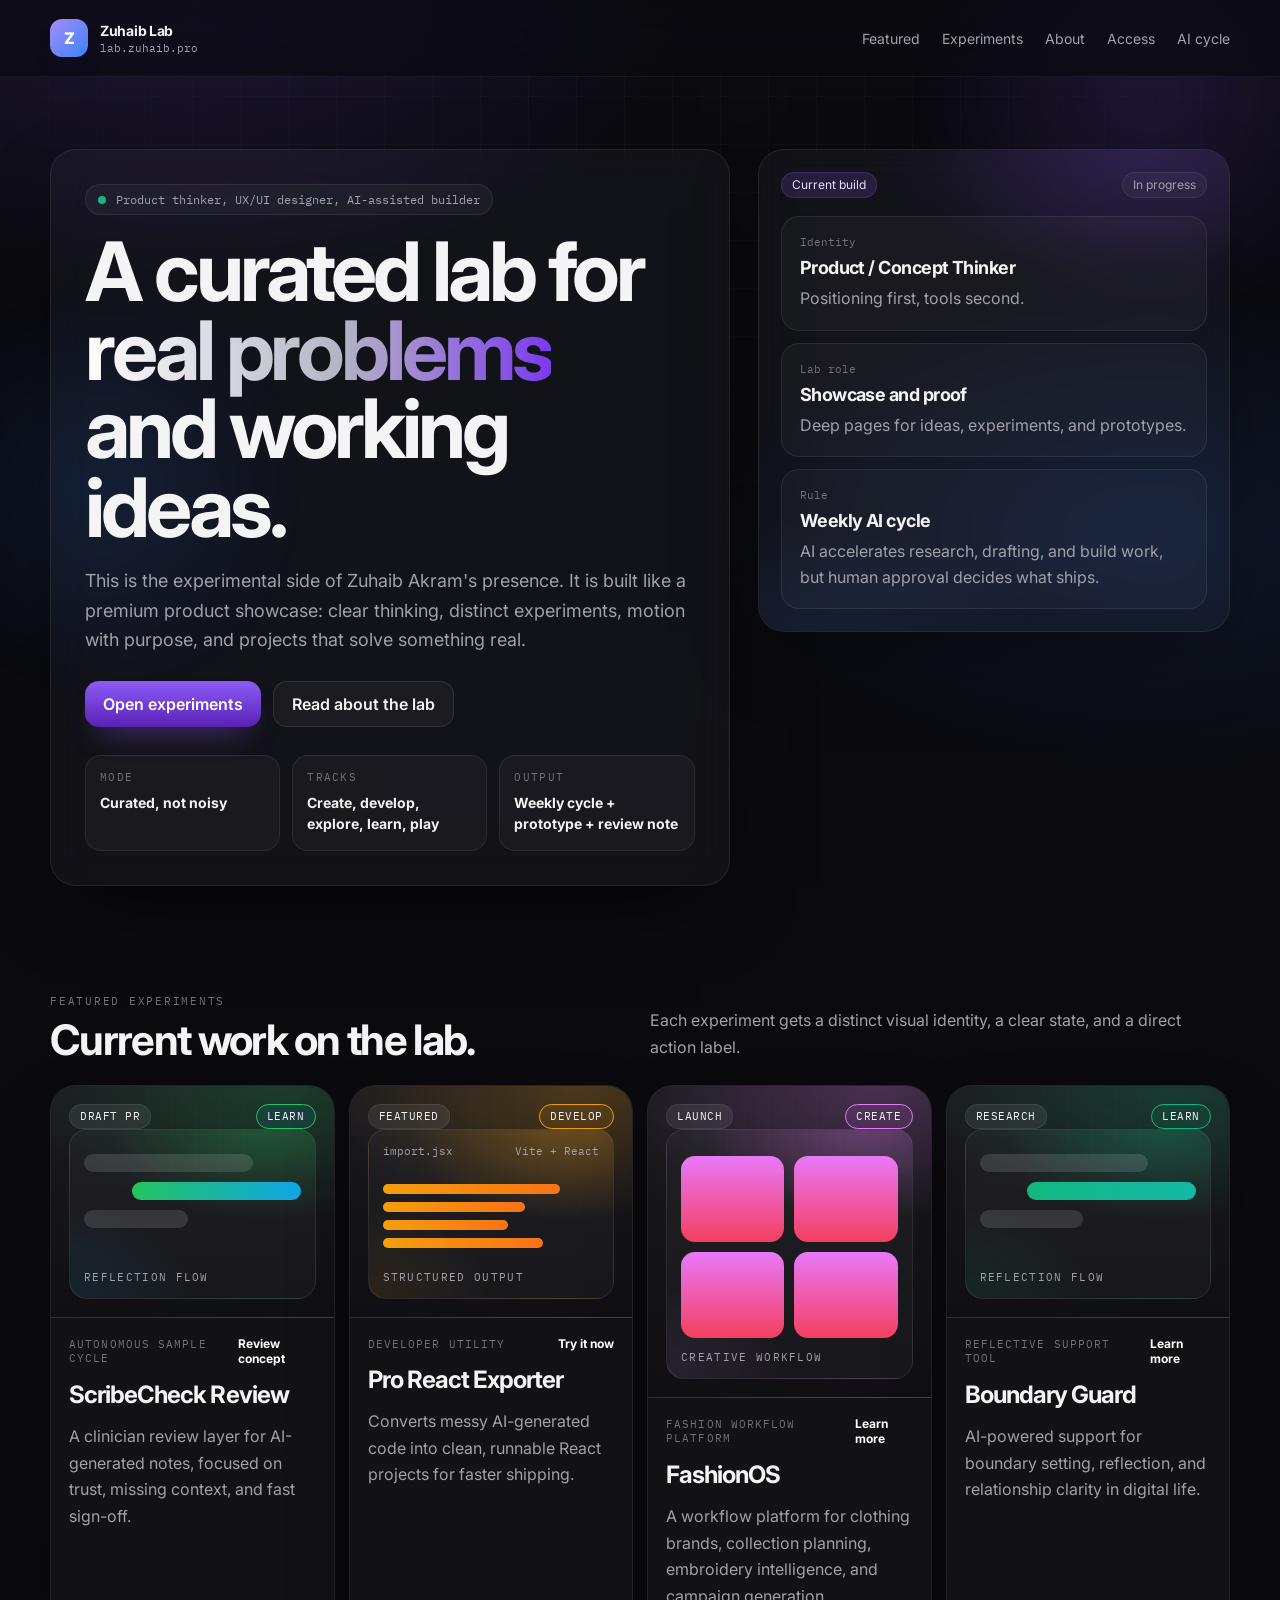
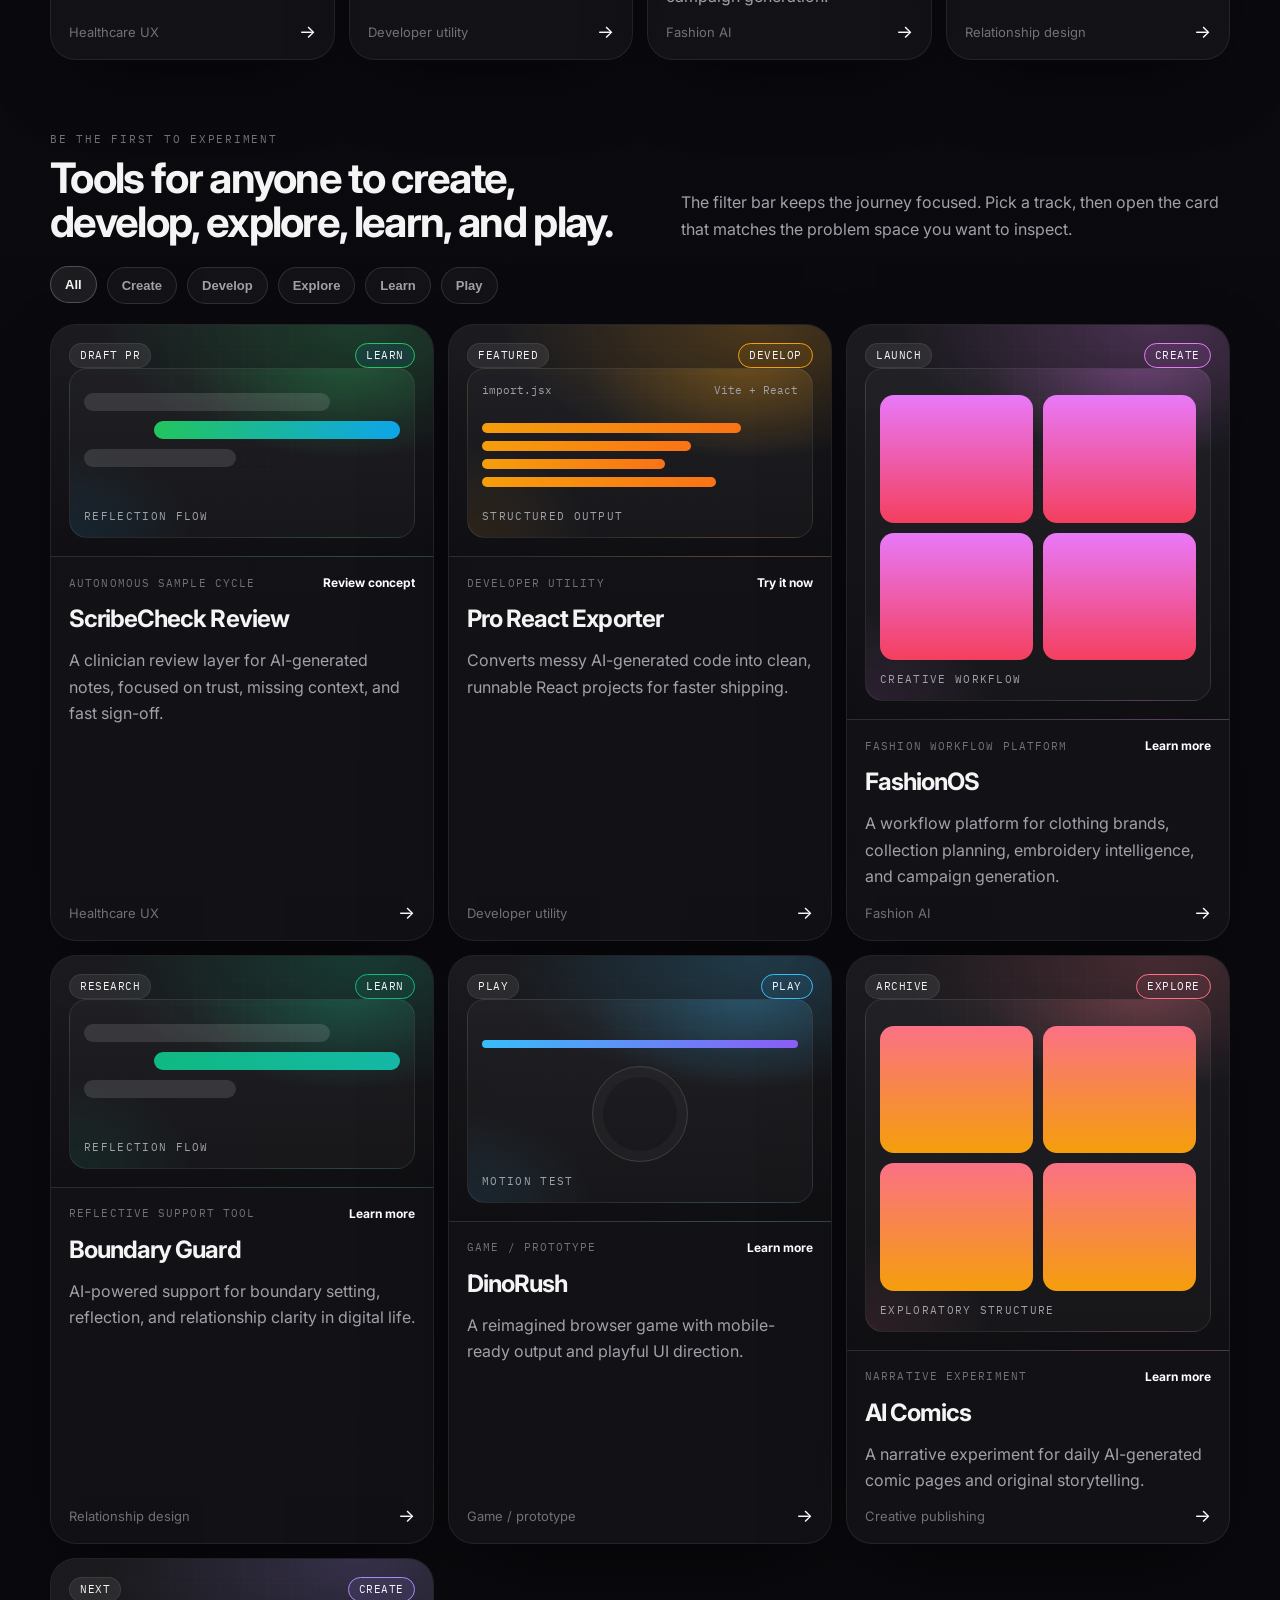
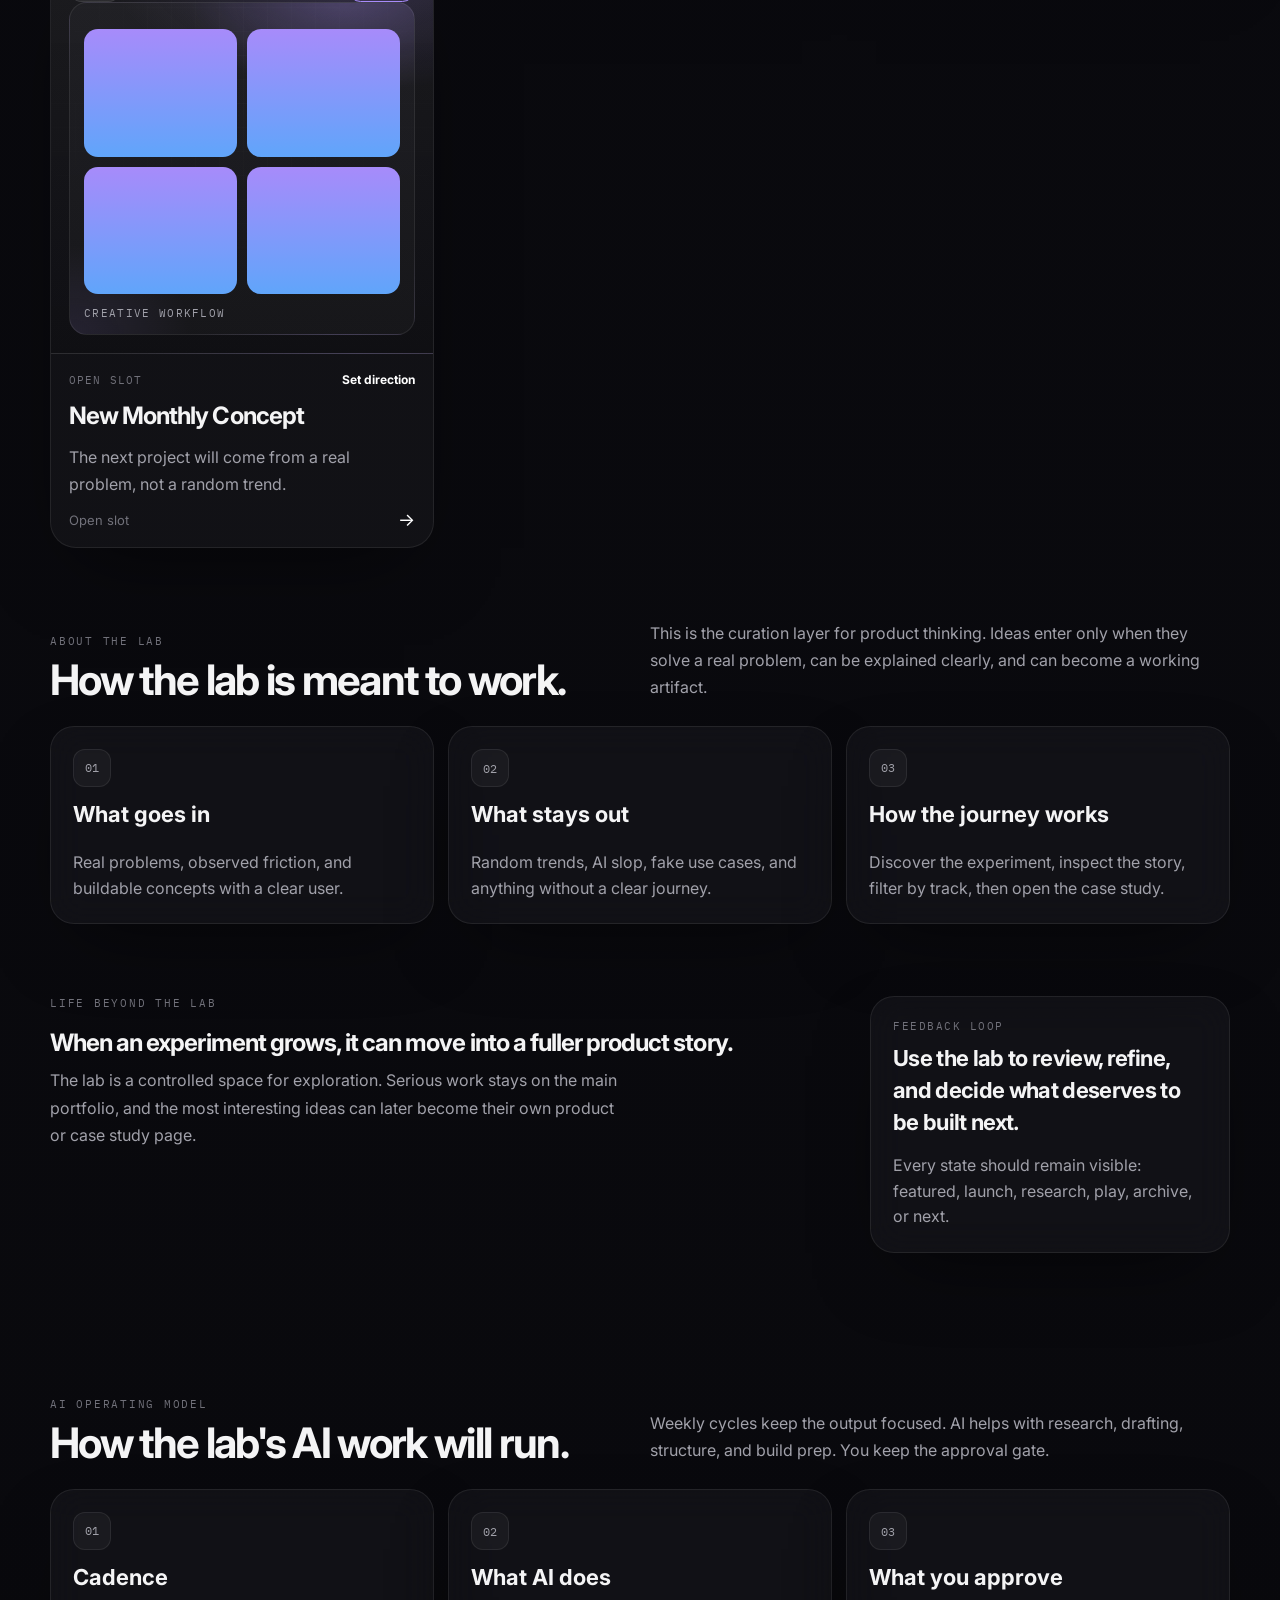
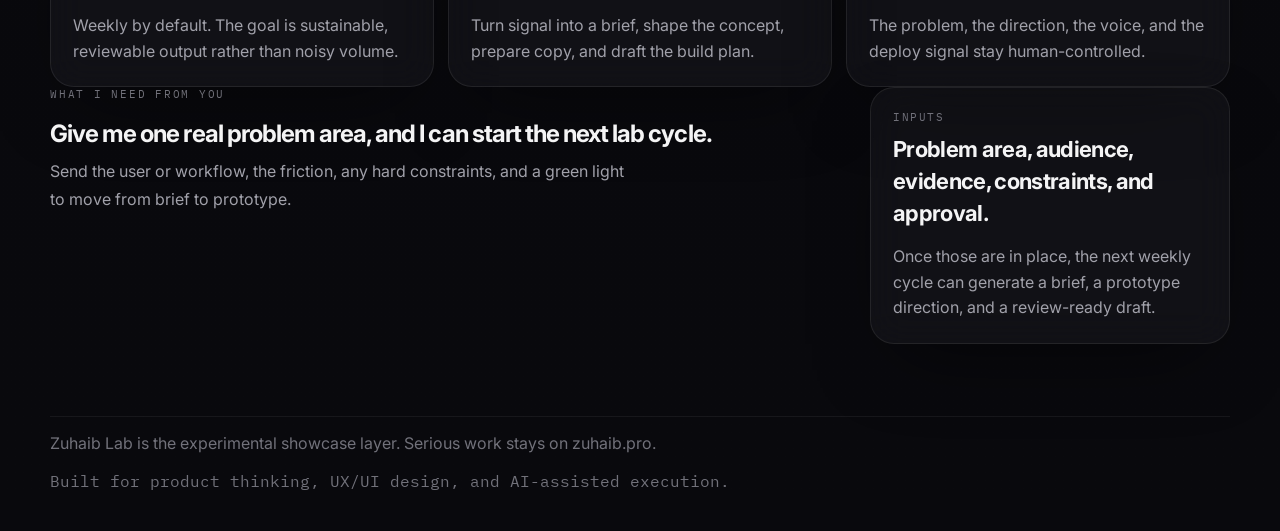
<file: index.html>
<!doctype html>
<html lang="en">
  <head>
    <meta charset="utf-8" />
    <meta name="viewport" content="width=device-width, initial-scale=1" />
    <meta name="theme-color" content="#0a0a0f" />
    <title>Lab | Zuhaib Akram</title>
    <meta
      name="description"
      content="lab.zuhaib.pro is a curated showcase of product thinking, UX/UI design, and AI-assisted experiments by Zuhaib Akram."
    />
    <link rel="preconnect" href="https://fonts.googleapis.com" />
    <link rel="preconnect" href="https://fonts.gstatic.com" crossorigin />
    <link
      href="https://fonts.googleapis.com/css2?family=Inter:wght@400;500;600;700;800&family=IBM+Plex+Mono:wght@400;500;600&display=swap"
      rel="stylesheet"
    />
    <link rel="stylesheet" href="./styles.css" />
  </head>
  <body>
    <div class="bg-grid"></div>
    <div class="bg-orb orb-a"></div>
    <div class="bg-orb orb-b"></div>

    <header class="topbar">
      <div class="wrap topbar-inner">
        <a class="brand" href="#home">
          <span class="brand-mark">Z</span>
          <span>
            <strong>Zuhaib Lab</strong>
            <small>lab.zuhaib.pro</small>
          </span>
        </a>
        <nav class="nav">
          <a href="#featured">Featured</a>
          <a href="#experiments">Experiments</a>
          <a href="#about">About</a>
          <a href="#access">Access</a>
          <a href="#system">AI cycle</a>
        </nav>
      </div>
    </header>

    <main id="home">
      <section class="hero">
        <div class="wrap hero-grid">
          <div class="hero-copy">
            <p class="eyebrow">
              <span class="dot"></span>
              Product thinker, UX/UI designer, AI-assisted builder
            </p>
            <h1>
              A curated lab for
              <span>real problems</span>
              and working ideas.
            </h1>
            <p class="lede">
              This is the experimental side of Zuhaib Akram's presence. It is
              built like a premium product showcase: clear thinking, distinct
              experiments, motion with purpose, and projects that solve
              something real.
            </p>
            <div class="hero-actions">
              <a class="btn btn-primary" href="#featured">Open experiments</a>
              <a class="btn btn-secondary" href="#about">Read about the lab</a>
            </div>
            <div class="hero-meta">
              <div>
                <span class="meta-label">Mode</span>
                <strong>Curated, not noisy</strong>
              </div>
              <div>
                <span class="meta-label">Tracks</span>
                <strong>Create, develop, explore, learn, play</strong>
              </div>
              <div>
                <span class="meta-label">Output</span>
                <strong>Weekly cycle + prototype + review note</strong>
              </div>
            </div>
          </div>

          <aside class="hero-panel">
            <div class="panel-head">
              <span class="panel-pill">Current build</span>
              <span class="panel-status">In progress</span>
            </div>
            <div class="panel-stack">
              <article class="stat-card">
                <span>Identity</span>
                <strong>Product / Concept Thinker</strong>
                <p>Positioning first, tools second.</p>
              </article>
              <article class="stat-card">
                <span>Lab role</span>
                <strong>Showcase and proof</strong>
                <p>Deep pages for ideas, experiments, and prototypes.</p>
              </article>
              <article class="stat-card">
                <span>Rule</span>
                <strong>Weekly AI cycle</strong>
                <p>AI accelerates research, drafting, and build work, but human approval decides what ships.</p>
              </article>
            </div>
          </aside>
        </div>
      </section>

      <section class="section featured-section" id="featured">
        <div class="wrap">
          <div class="section-head">
            <div>
              <p class="kicker">Featured experiments</p>
              <h2>Current work on the lab.</h2>
            </div>
            <p class="section-copy">
              Each experiment gets a distinct visual identity, a clear state,
              and a direct action label.
            </p>
          </div>

          <div id="featured-rail" class="featured-rail"></div>
        </div>
      </section>

      <section class="section experiments-section" id="experiments">
        <div class="wrap">
          <div class="section-head">
            <div>
              <p class="kicker">Be the first to experiment</p>
              <h2>Tools for anyone to create, develop, explore, learn, and play.</h2>
            </div>
            <p class="section-copy">
              The filter bar keeps the journey focused. Pick a track, then open
              the card that matches the problem space you want to inspect.
            </p>
          </div>

          <div class="filter-row" role="tablist" aria-label="Experiment tracks">
            <button class="filter-chip is-active" type="button" data-filter="All">All</button>
            <button class="filter-chip" type="button" data-filter="Create">Create</button>
            <button class="filter-chip" type="button" data-filter="Develop">Develop</button>
            <button class="filter-chip" type="button" data-filter="Explore">Explore</button>
            <button class="filter-chip" type="button" data-filter="Learn">Learn</button>
            <button class="filter-chip" type="button" data-filter="Play">Play</button>
          </div>

          <div id="experiment-grid" class="experiment-grid"></div>
        </div>
      </section>

      <section class="section about-section" id="about">
        <div class="wrap">
          <div class="section-head">
            <div>
              <p class="kicker">About the lab</p>
              <h2>How the lab is meant to work.</h2>
            </div>
            <p class="section-copy">
              This is the curation layer for product thinking. Ideas enter only
              when they solve a real problem, can be explained clearly, and can
              become a working artifact.
            </p>
          </div>

          <div class="insight-grid">
            <article class="insight-card">
              <span class="index">01</span>
              <h3>What goes in</h3>
              <p>Real problems, observed friction, and buildable concepts with a clear user.</p>
            </article>
            <article class="insight-card">
              <span class="index">02</span>
              <h3>What stays out</h3>
              <p>Random trends, AI slop, fake use cases, and anything without a clear journey.</p>
            </article>
            <article class="insight-card">
              <span class="index">03</span>
              <h3>How the journey works</h3>
              <p>Discover the experiment, inspect the story, filter by track, then open the case study.</p>
            </article>
          </div>
        </div>
      </section>

      <section class="section access-section" id="access">
        <div class="wrap cta-block">
          <div>
            <p class="kicker">Life beyond the lab</p>
            <h2>When an experiment grows, it can move into a fuller product story.</h2>
            <p class="section-copy">
              The lab is a controlled space for exploration. Serious work stays
              on the main portfolio, and the most interesting ideas can later
              become their own product or case study page.
            </p>
          </div>
          <div class="cta-box">
            <p>Feedback loop</p>
            <strong>Use the lab to review, refine, and decide what deserves to be built next.</strong>
            <span>Every state should remain visible: featured, launch, research, play, archive, or next.</span>
          </div>
        </div>
      </section>
      <section class="section system-section" id="system">
        <div class="wrap">
          <div class="section-head">
            <div>
              <p class="kicker">AI operating model</p>
              <h2>How the lab's AI work will run.</h2>
            </div>
            <p class="section-copy">
              Weekly cycles keep the output focused. AI helps with research,
              drafting, structure, and build prep. You keep the approval gate.
            </p>
          </div>

          <div class="insight-grid">
            <article class="insight-card">
              <span class="index">01</span>
              <h3>Cadence</h3>
              <p>Weekly by default. The goal is sustainable, reviewable output rather than noisy volume.</p>
            </article>
            <article class="insight-card">
              <span class="index">02</span>
              <h3>What AI does</h3>
              <p>Turn signal into a brief, shape the concept, prepare copy, and draft the build plan.</p>
            </article>
            <article class="insight-card">
              <span class="index">03</span>
              <h3>What you approve</h3>
              <p>The problem, the direction, the voice, and the deploy signal stay human-controlled.</p>
            </article>
          </div>

          <div class="cta-block">
            <div>
              <p class="kicker">What I need from you</p>
              <h2>Give me one real problem area, and I can start the next lab cycle.</h2>
              <p class="section-copy">
                Send the user or workflow, the friction, any hard constraints,
                and a green light to move from brief to prototype.
              </p>
            </div>
            <div class="cta-box">
              <p>Inputs</p>
              <strong>Problem area, audience, evidence, constraints, and approval.</strong>
              <span>Once those are in place, the next weekly cycle can generate a brief, a prototype direction, and a review-ready draft.</span>
            </div>
          </div>
        </div>
      </section>
    </main>

    <footer class="footer wrap">
      <p>Zuhaib Lab is the experimental showcase layer. Serious work stays on zuhaib.pro.</p>
      <p class="mono">Built for product thinking, UX/UI design, and AI-assisted execution.</p>
    </footer>

    <script src="./projects-data.js"></script>
    <script src="./app.js"></script>
  </body>
</html>
</file>
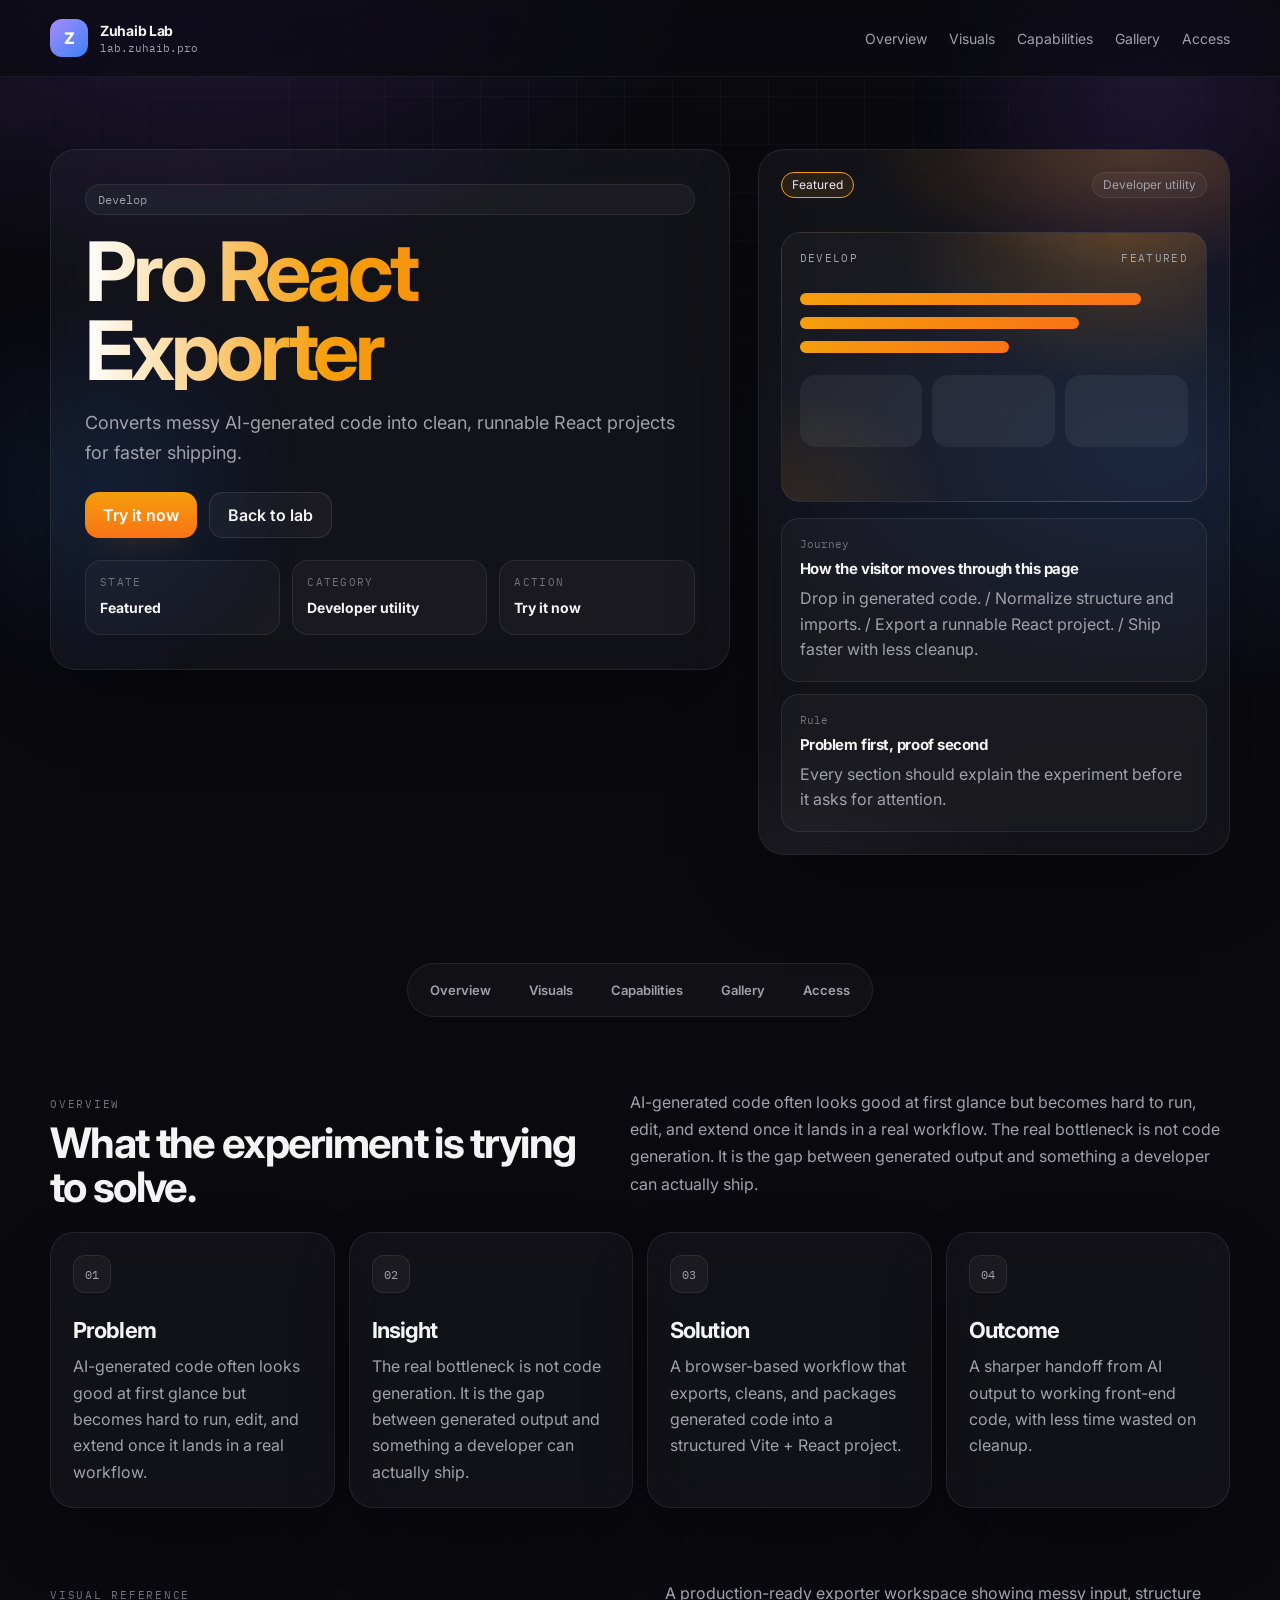
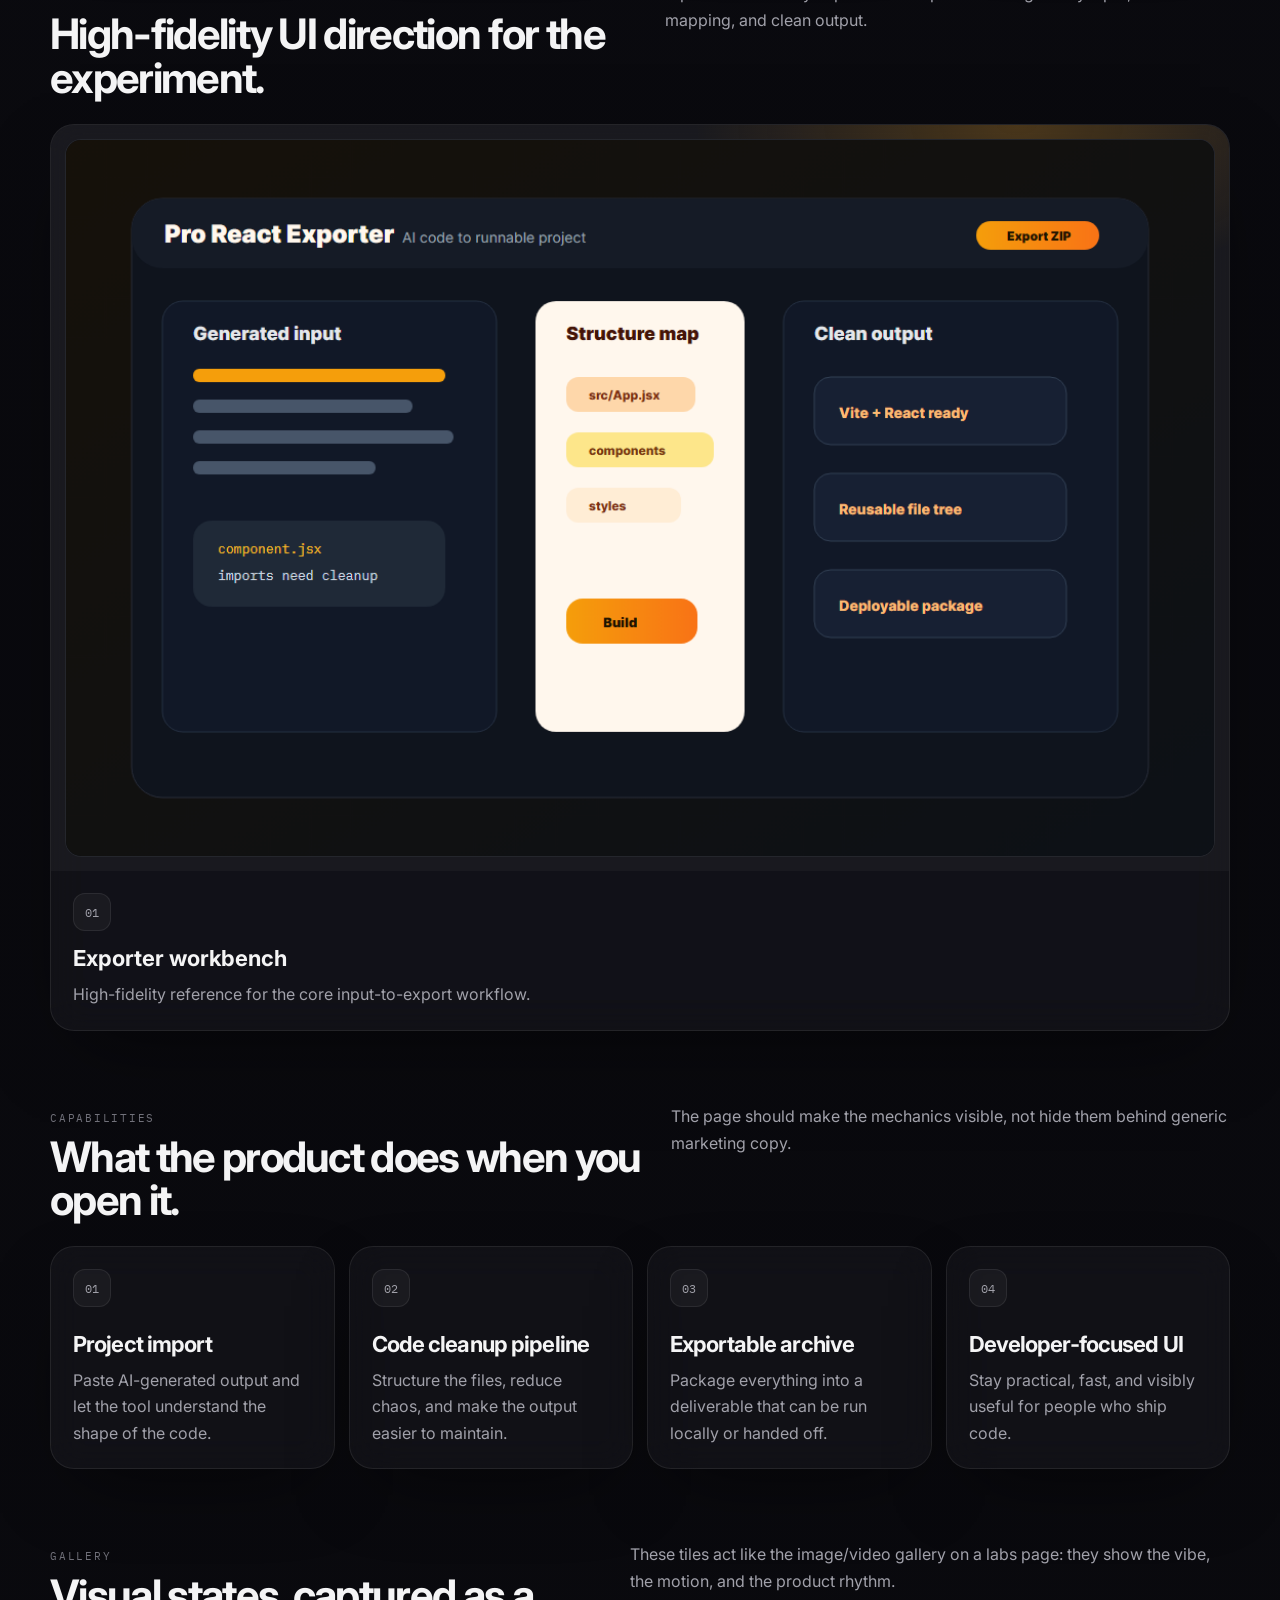
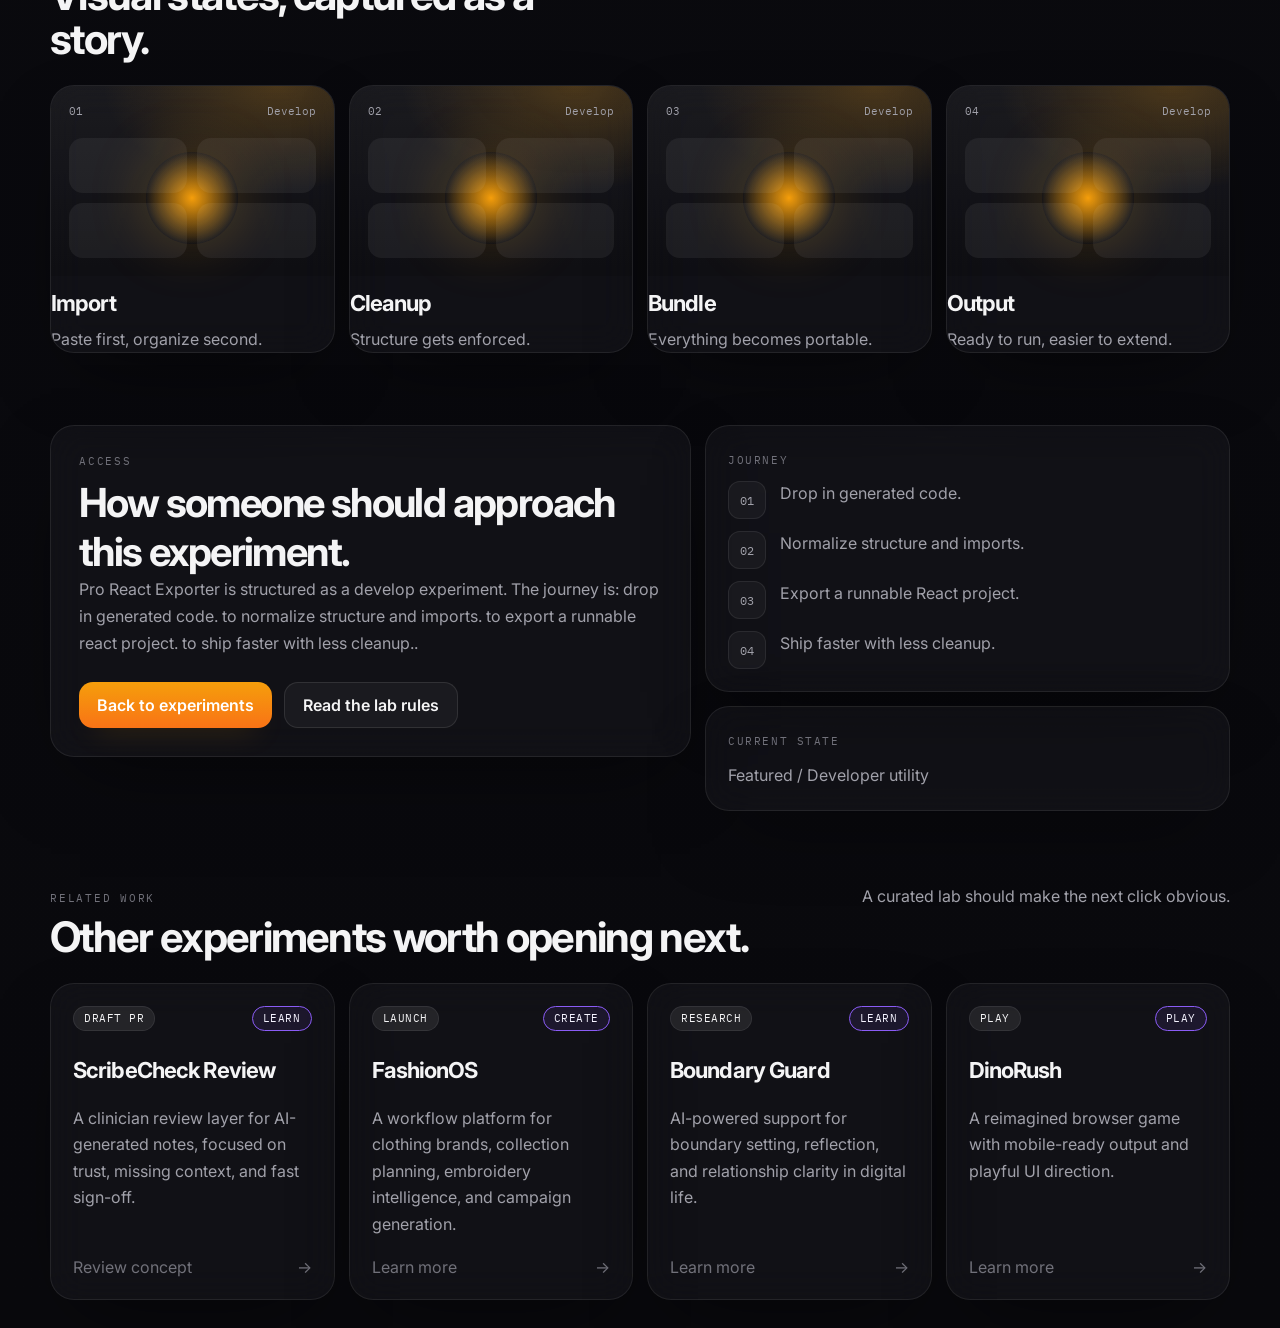
<file: project.html>
<!doctype html>
<html lang="en">
  <head>
    <meta charset="utf-8" />
    <meta name="viewport" content="width=device-width, initial-scale=1" />
    <meta name="theme-color" content="#0a0a0f" />
    <title>Lab Project | Zuhaib Akram</title>
    <meta name="description" content="Project detail page for lab.zuhaib.pro" />
    <link rel="preconnect" href="https://fonts.googleapis.com" />
    <link rel="preconnect" href="https://fonts.gstatic.com" crossorigin />
    <link
      href="https://fonts.googleapis.com/css2?family=Inter:wght@400;500;600;700;800&family=IBM+Plex+Mono:wght@400;500;600&display=swap"
      rel="stylesheet"
    />
    <link rel="stylesheet" href="./styles.css" />
  </head>
  <body class="project-page">
    <div class="bg-grid"></div>
    <div class="bg-orb orb-a"></div>
    <div class="bg-orb orb-b"></div>

    <header class="topbar">
      <div class="wrap topbar-inner">
        <a class="brand" href="./index.html">
          <span class="brand-mark">Z</span>
          <span>
            <strong>Zuhaib Lab</strong>
            <small>lab.zuhaib.pro</small>
          </span>
        </a>
        <nav class="nav">
          <a href="#overview">Overview</a>
          <a href="#visuals">Visuals</a>
          <a href="#capabilities">Capabilities</a>
          <a href="#gallery">Gallery</a>
          <a href="#access">Access</a>
        </nav>
      </div>
    </header>

    <main class="project-shell">
      <section class="project-hero">
        <div class="wrap project-hero-grid">
          <div class="project-hero-copy">
            <p class="eyebrow" id="project-track">Loading track...</p>
            <h1 id="project-title">Loading project...</h1>
            <p class="lede" id="project-summary"></p>
            <div class="hero-actions">
              <a class="btn btn-primary" id="project-action-link" href="#access">Explore now</a>
              <a class="btn btn-secondary" href="./index.html#experiments">Back to lab</a>
            </div>
            <div class="hero-meta project-meta">
              <div>
                <span class="meta-label">State</span>
                <strong id="project-status">Loading state...</strong>
              </div>
              <div>
                <span class="meta-label">Category</span>
                <strong id="project-category">Loading category...</strong>
              </div>
              <div>
                <span class="meta-label">Action</span>
                <strong id="project-action-label">Loading action...</strong>
              </div>
            </div>
          </div>

          <aside class="project-hero-panel">
            <div class="panel-head">
              <span class="panel-pill" id="project-status-pill">Status</span>
              <span class="panel-status" id="project-action-note">Detail page</span>
            </div>
            <div id="project-hero-preview" class="project-hero-preview"></div>
            <div class="panel-stack">
              <article class="stat-card">
                <span>Journey</span>
                <strong>How the visitor moves through this page</strong>
                <p id="project-journey-note"></p>
              </article>
              <article class="stat-card">
                <span>Rule</span>
                <strong>Problem first, proof second</strong>
                <p>Every section should explain the experiment before it asks for attention.</p>
              </article>
            </div>
          </aside>
        </div>
      </section>

      <section class="section project-tabs" aria-label="Project sections">
        <div class="wrap subnav">
          <a href="#overview">Overview</a>
          <a href="#visuals">Visuals</a>
          <a href="#capabilities">Capabilities</a>
          <a href="#gallery">Gallery</a>
          <a href="#access">Access</a>
        </div>
      </section>

      <section class="section" id="overview">
        <div class="wrap">
          <div class="section-head">
            <div>
              <p class="kicker">Overview</p>
              <h2>What the experiment is trying to solve.</h2>
            </div>
            <p class="section-copy" id="project-overview-copy"></p>
          </div>

          <div id="overview-grid" class="overview-grid"></div>
        </div>
      </section>

      <section class="section" id="visuals">
        <div class="wrap">
          <div class="section-head">
            <div>
              <p class="kicker">Visual reference</p>
              <h2>High-fidelity UI direction for the experiment.</h2>
            </div>
            <p class="section-copy" id="project-visuals-copy">
              Client-style screens that show what the product could become before the build moves deeper.
            </p>
          </div>

          <div id="visual-reference-grid" class="visual-reference-grid"></div>
        </div>
      </section>

      <section class="section" id="capabilities">
        <div class="wrap">
          <div class="section-head">
            <div>
              <p class="kicker">Capabilities</p>
              <h2>What the product does when you open it.</h2>
            </div>
            <p class="section-copy">
              The page should make the mechanics visible, not hide them behind generic marketing copy.
            </p>
          </div>

          <div id="capabilities-grid" class="capabilities-grid"></div>
        </div>
      </section>

      <section class="section" id="gallery">
        <div class="wrap">
          <div class="section-head">
            <div>
              <p class="kicker">Gallery</p>
              <h2>Visual states, captured as a story.</h2>
            </div>
            <p class="section-copy">
              These tiles act like the image/video gallery on a labs page: they show the vibe, the motion, and the product rhythm.
            </p>
          </div>

          <div id="gallery-grid" class="gallery-grid"></div>
        </div>
      </section>

      <section class="section" id="access">
        <div class="wrap access-grid">
          <article class="access-card">
            <p class="kicker">Access</p>
            <h2>How someone should approach this experiment.</h2>
            <p id="project-access-copy" class="section-copy"></p>
            <div class="hero-actions">
              <a class="btn btn-primary" id="project-secondary-action" href="./index.html#experiments">Continue browsing</a>
              <a class="btn btn-secondary" href="./index.html#about">Read the lab rules</a>
            </div>
          </article>

          <aside class="access-side">
            <article class="access-panel">
              <span class="panel-label">Journey</span>
              <div id="journey-list" class="journey-list"></div>
            </article>
            <article class="access-panel">
              <span class="panel-label">Current state</span>
              <p id="project-access-note"></p>
            </article>
          </aside>
        </div>
      </section>

      <section class="section" id="related">
        <div class="wrap">
          <div class="section-head">
            <div>
              <p class="kicker">Related work</p>
              <h2>Other experiments worth opening next.</h2>
            </div>
            <p class="section-copy">
              A curated lab should make the next click obvious.
            </p>
          </div>

          <div id="related-grid" class="related-grid"></div>
        </div>
      </section>
    </main>

    <script src="./projects-data.js"></script>
    <script src="./project.js"></script>
  </body>
</html>
</file>
<file: styles.css>
:root {
  --bg: #0a0a0f;
  --bg-soft: #11111a;
  --surface: rgba(255, 255, 255, 0.04);
  --surface-strong: rgba(255, 255, 255, 0.08);
  --line: rgba(255, 255, 255, 0.08);
  --line-strong: rgba(255, 255, 255, 0.14);
  --text: #f4f4f5;
  --text-soft: #a1a1aa;
  --text-faint: #71717a;
  --accent: #8b5cf6;
  --accent-2: #3b82f6;
  --accent-3: #10b981;
  --warn: #f59e0b;
  --maxw: 1180px;
  --radius-lg: 26px;
  --radius-md: 18px;
  --radius-sm: 14px;
  --shadow: 0 30px 80px -30px rgba(0, 0, 0, 0.6);
  --ease: cubic-bezier(0.22, 1, 0.36, 1);
  --project-accent: #8b5cf6;
  --project-accent-2: #3b82f6;
  --project-glow: rgba(139, 92, 246, 0.22);
  --project-panel: rgba(139, 92, 246, 0.10);
}

* {
  box-sizing: border-box;
}

html {
  scroll-behavior: smooth;
  -webkit-text-size-adjust: 100%;
}

body {
  margin: 0;
  font-family: "Inter", system-ui, -apple-system, BlinkMacSystemFont, "Segoe UI", sans-serif;
  color: var(--text);
  background:
    radial-gradient(900px 500px at 15% 0%, rgba(139, 92, 246, 0.16), transparent 55%),
    radial-gradient(800px 450px at 90% 10%, rgba(59, 130, 246, 0.12), transparent 55%),
    linear-gradient(180deg, #0a0a0f 0%, #09090d 100%);
  overflow-x: hidden;
  -webkit-font-smoothing: antialiased;
  text-rendering: optimizeLegibility;
}

a {
  color: inherit;
  text-decoration: none;
}

img {
  display: block;
  max-width: 100%;
}

.mono {
  font-family: "IBM Plex Mono", ui-monospace, SFMono-Regular, Menlo, monospace;
}

.wrap {
  width: min(var(--maxw), calc(100% - 40px));
  margin: 0 auto;
}

.bg-grid {
  position: fixed;
  inset: 0;
  background-image:
    linear-gradient(rgba(255, 255, 255, 0.03) 1px, transparent 1px),
    linear-gradient(90deg, rgba(255, 255, 255, 0.03) 1px, transparent 1px);
  background-size: 48px 48px;
  mask-image: radial-gradient(circle at 50% 0%, black 0%, transparent 80%);
  pointer-events: none;
  z-index: -2;
}

.bg-orb {
  position: fixed;
  border-radius: 999px;
  filter: blur(18px);
  pointer-events: none;
  z-index: -1;
  opacity: 0.65;
}

.orb-a {
  width: 540px;
  height: 540px;
  background: radial-gradient(circle, rgba(139, 92, 246, 0.25), transparent 62%);
  top: -180px;
  right: -140px;
}

.orb-b {
  width: 440px;
  height: 440px;
  background: radial-gradient(circle, rgba(59, 130, 246, 0.18), transparent 65%);
  left: -120px;
  top: 30%;
}

.topbar {
  position: sticky;
  top: 0;
  z-index: 20;
  backdrop-filter: blur(18px) saturate(160%);
  background: rgba(10, 10, 15, 0.72);
  border-bottom: 1px solid rgba(255, 255, 255, 0.06);
}

.topbar-inner {
  min-height: 76px;
  display: flex;
  align-items: center;
  justify-content: space-between;
  gap: 20px;
}

.brand {
  display: inline-flex;
  align-items: center;
  gap: 12px;
}

.brand-mark {
  width: 38px;
  height: 38px;
  border-radius: 12px;
  display: grid;
  place-items: center;
  background: linear-gradient(135deg, #a78bfa, #3b82f6);
  color: white;
  font-weight: 800;
  box-shadow: 0 16px 30px -16px rgba(139, 92, 246, 0.7);
}

.brand strong {
  display: block;
  font-size: 14px;
  letter-spacing: -0.02em;
}

.brand small {
  display: block;
  color: var(--text-soft);
  font-family: "IBM Plex Mono", monospace;
  font-size: 11px;
  margin-top: 2px;
}

.nav {
  display: flex;
  align-items: center;
  gap: 22px;
  color: var(--text-soft);
  font-size: 14px;
}

.nav a {
  transition: color 180ms var(--ease), transform 180ms var(--ease);
}

.nav a:hover {
  color: var(--text);
  transform: translateY(-1px);
}

.hero {
  padding: 72px 0 36px;
}

.hero-grid {
  display: grid;
  grid-template-columns: minmax(0, 1.18fr) minmax(320px, 0.82fr);
  gap: 28px;
  align-items: start;
}

.hero-copy,
.hero-panel,
.project-card,
.system-card,
.timeline-item,
.cta-box {
  backdrop-filter: blur(18px) saturate(140%);
  background: rgba(255, 255, 255, 0.035);
  border: 1px solid rgba(255, 255, 255, 0.08);
  box-shadow: var(--shadow);
}

.hero-copy {
  padding: 34px;
  border-radius: var(--radius-lg);
}

.eyebrow {
  margin: 0 0 18px;
  display: inline-flex;
  align-items: center;
  gap: 10px;
  padding: 7px 12px;
  border-radius: 999px;
  background: rgba(255, 255, 255, 0.04);
  border: 1px solid rgba(255, 255, 255, 0.08);
  color: var(--text-soft);
  font-size: 12px;
  font-family: "IBM Plex Mono", monospace;
}

.dot {
  width: 8px;
  height: 8px;
  border-radius: 999px;
  background: var(--accent-3);
  box-shadow: 0 0 0 0 rgba(16, 185, 129, 0.6);
  animation: pulse 1.8s infinite;
}

@keyframes pulse {
  0% { box-shadow: 0 0 0 0 rgba(16, 185, 129, 0.55); }
  70% { box-shadow: 0 0 0 10px rgba(16, 185, 129, 0); }
  100% { box-shadow: 0 0 0 0 rgba(16, 185, 129, 0); }
}

.hero h1 {
  margin: 0;
  font-size: clamp(44px, 6.5vw, 82px);
  line-height: 0.96;
  letter-spacing: -0.05em;
  max-width: 11ch;
}

.hero h1 span {
  color: transparent;
  background: linear-gradient(90deg, #fff, #b4b4c4 55%, #7c3aed 100%);
  -webkit-background-clip: text;
  background-clip: text;
}

.lede {
  max-width: 60ch;
  color: var(--text-soft);
  font-size: 18px;
  line-height: 1.65;
  margin: 18px 0 0;
}

.hero-actions {
  display: flex;
  gap: 12px;
  flex-wrap: wrap;
  margin-top: 26px;
}

.btn {
  display: inline-flex;
  align-items: center;
  justify-content: center;
  min-height: 46px;
  padding: 0 18px;
  border-radius: 14px;
  font-weight: 600;
  transition: transform 180ms var(--ease), border-color 180ms var(--ease), background 180ms var(--ease);
}

.btn:hover {
  transform: translateY(-1px);
}

.btn-primary {
  background: linear-gradient(180deg, #8b5cf6, #5b21b6);
  color: white;
  box-shadow: 0 16px 30px -16px rgba(139, 92, 246, 0.7);
}

.btn-secondary {
  background: rgba(255, 255, 255, 0.04);
  border: 1px solid rgba(255, 255, 255, 0.1);
  color: var(--text);
}

.hero-meta {
  display: grid;
  grid-template-columns: repeat(3, minmax(0, 1fr));
  gap: 12px;
  margin-top: 28px;
}

.hero-meta > div {
  padding: 14px 14px 16px;
  border-radius: 16px;
  background: rgba(255, 255, 255, 0.03);
  border: 1px solid rgba(255, 255, 255, 0.08);
}

.meta-label {
  display: block;
  color: var(--text-faint);
  font-family: "IBM Plex Mono", monospace;
  font-size: 11px;
  text-transform: uppercase;
  letter-spacing: 0.12em;
  margin-bottom: 8px;
}

.hero-meta strong {
  font-size: 14px;
  line-height: 1.35;
}

.hero-panel {
  border-radius: var(--radius-lg);
  padding: 22px;
  position: relative;
  overflow: hidden;
}

.hero-panel::before {
  content: "";
  position: absolute;
  inset: 0;
  background:
    radial-gradient(460px 200px at 80% 0%, rgba(139, 92, 246, 0.12), transparent 60%),
    radial-gradient(360px 180px at 10% 100%, rgba(59, 130, 246, 0.1), transparent 62%);
  pointer-events: none;
}

.panel-head,
.panel-stack,
.cta-block,
.section-head,
.timeline-item {
  position: relative;
  z-index: 1;
}

.panel-head {
  display: flex;
  align-items: center;
  justify-content: space-between;
  gap: 12px;
  margin-bottom: 18px;
}

.panel-pill,
.panel-status,
.status,
.type {
  display: inline-flex;
  align-items: center;
  padding: 6px 10px;
  border-radius: 999px;
  font-size: 12px;
  line-height: 1;
}

.panel-pill,
.status {
  background: rgba(139, 92, 246, 0.16);
  border: 1px solid rgba(139, 92, 246, 0.25);
  color: #e9ddff;
}

.panel-status,
.type {
  background: rgba(255, 255, 255, 0.04);
  border: 1px solid rgba(255, 255, 255, 0.08);
  color: var(--text-soft);
}

.panel-stack {
  display: grid;
  gap: 12px;
}

.stat-card {
  padding: 18px;
  border-radius: 18px;
  background: rgba(255, 255, 255, 0.03);
  border: 1px solid rgba(255, 255, 255, 0.08);
}

.stat-card span {
  display: block;
  color: var(--text-faint);
  font-family: "IBM Plex Mono", monospace;
  font-size: 11px;
  margin-bottom: 8px;
}

.stat-card strong {
  display: block;
  font-size: 18px;
  letter-spacing: -0.03em;
}

.stat-card p {
  margin: 8px 0 0;
  color: var(--text-soft);
  line-height: 1.6;
}

.section {
  padding: 72px 0 0;
}

.section-alt {
  padding-bottom: 28px;
}

.section-head {
  display: flex;
  align-items: end;
  justify-content: space-between;
  gap: 24px;
  margin-bottom: 24px;
}

.kicker {
  margin: 0 0 10px;
  color: var(--text-faint);
  font-family: "IBM Plex Mono", monospace;
  text-transform: uppercase;
  letter-spacing: 0.16em;
  font-size: 11px;
}

.section-head h2 {
  margin: 0;
  font-size: clamp(28px, 3.8vw, 42px);
  line-height: 1.04;
  letter-spacing: -0.04em;
}

.section-copy {
  margin: 0;
  max-width: 58ch;
  color: var(--text-soft);
  line-height: 1.7;
}

.project-grid {
  display: grid;
  grid-template-columns: repeat(12, minmax(0, 1fr));
  gap: 14px;
}

.project-card {
  border-radius: 24px;
  padding: 22px;
  min-height: 240px;
  display: flex;
  flex-direction: column;
  justify-content: space-between;
  transition: transform 220ms var(--ease), border-color 220ms var(--ease);
}

.project-card:hover {
  transform: translateY(-4px);
  border-color: rgba(255, 255, 255, 0.16);
}

.project-a { grid-column: span 7; background: linear-gradient(135deg, rgba(59, 130, 246, 0.12), rgba(139, 92, 246, 0.09)); }
.project-b { grid-column: span 5; background: linear-gradient(135deg, rgba(16, 185, 129, 0.12), rgba(59, 130, 246, 0.08)); }
.project-c { grid-column: span 4; background: linear-gradient(135deg, rgba(245, 158, 11, 0.12), rgba(139, 92, 246, 0.08)); }
.project-d { grid-column: span 4; background: linear-gradient(135deg, rgba(244, 63, 94, 0.1), rgba(59, 130, 246, 0.08)); }
.project-e { grid-column: span 4; background: linear-gradient(135deg, rgba(56, 189, 248, 0.12), rgba(139, 92, 246, 0.08)); }
.project-f { grid-column: span 12; background: linear-gradient(135deg, rgba(255, 255, 255, 0.045), rgba(139, 92, 246, 0.06)); min-height: 180px; }

.card-top,
.card-foot {
  display: flex;
  align-items: center;
  justify-content: space-between;
  gap: 12px;
}

.project-card h3 {
  margin: 20px 0 10px;
  font-size: 28px;
  letter-spacing: -0.04em;
}

.project-card p {
  margin: 0;
  max-width: 55ch;
  color: var(--text-soft);
  line-height: 1.65;
}

.card-foot {
  margin-top: 22px;
  color: var(--text-faint);
  font-size: 13px;
  gap: 14px;
}

.card-foot a {
  color: #ffffff;
  font-weight: 600;
}

.system-grid {
  display: grid;
  grid-template-columns: repeat(4, minmax(0, 1fr));
  gap: 14px;
}

.system-card {
  border-radius: 22px;
  padding: 22px;
}

.index {
  display: inline-flex;
  align-items: center;
  justify-content: center;
  width: 38px;
  height: 38px;
  border-radius: 12px;
  background: rgba(255, 255, 255, 0.04);
  border: 1px solid rgba(255, 255, 255, 0.08);
  color: var(--text-soft);
  font-family: "IBM Plex Mono", monospace;
  font-size: 12px;
}

.system-card h3,
.timeline-item h3,
.cta-block h2 {
  margin: 18px 0 10px;
  letter-spacing: -0.04em;
}

.system-card p,
.timeline-item p {
  margin: 0;
  color: var(--text-soft);
  line-height: 1.65;
}

.timeline {
  display: grid;
  grid-template-columns: repeat(2, minmax(0, 1fr));
  gap: 14px;
}

.timeline-item {
  display: grid;
  grid-template-columns: 120px minmax(0, 1fr);
  gap: 18px;
  padding: 22px;
  border-radius: 22px;
}

.time {
  display: inline-flex;
  align-items: flex-start;
  font-family: "IBM Plex Mono", monospace;
  color: var(--text-faint);
  font-size: 12px;
  text-transform: uppercase;
  letter-spacing: 0.14em;
  margin-top: 4px;
}

.cta-block {
  display: grid;
  grid-template-columns: minmax(0, 1fr) 360px;
  gap: 18px;
  align-items: stretch;
  padding-bottom: 72px;
}

.cta-box {
  border-radius: 24px;
  padding: 22px;
}

.cta-box p {
  margin: 0 0 10px;
  color: var(--text-faint);
  font-family: "IBM Plex Mono", monospace;
  text-transform: uppercase;
  letter-spacing: 0.14em;
  font-size: 11px;
}

.cta-box strong {
  display: block;
  font-size: 22px;
  line-height: 1.45;
  letter-spacing: -0.03em;
}

.cta-box span {
  display: block;
  margin-top: 14px;
  color: var(--text-soft);
  line-height: 1.6;
}

.footer {
  padding: 16px 0 40px;
  color: var(--text-faint);
  display: flex;
  align-items: center;
  justify-content: space-between;
  gap: 18px;
  flex-wrap: wrap;
  border-top: 1px solid rgba(255, 255, 255, 0.06);
}

.footer p {
  margin: 0;
}

/* PROJECT DETAIL PAGE */
.project-page .project-shell {
  padding-bottom: 28px;
}

.project-hero {
  padding: 72px 0 36px;
}

.project-hero-grid {
  display: grid;
  grid-template-columns: minmax(0, 1.18fr) minmax(320px, 0.82fr);
  gap: 28px;
  align-items: start;
}

.project-hero-copy,
.project-hero-panel,
.detail-card {
  backdrop-filter: blur(18px) saturate(140%);
  background: rgba(255, 255, 255, 0.035);
  border: 1px solid rgba(255, 255, 255, 0.08);
  box-shadow: var(--shadow);
}

.project-hero-copy,
.project-hero-panel {
  border-radius: var(--radius-lg);
}

.project-hero-copy {
  padding: 34px;
}

.project-hero-panel {
  border-radius: var(--radius-lg);
  padding: 22px;
  position: relative;
  overflow: hidden;
}

.project-hero-panel::before {
  content: "";
  position: absolute;
  inset: 0;
  background:
    radial-gradient(460px 200px at 80% 0%, var(--project-glow), transparent 60%),
    radial-gradient(360px 180px at 10% 100%, rgba(255, 255, 255, 0.03), transparent 62%);
  pointer-events: none;
}

.project-hero-panel > * {
  position: relative;
  z-index: 1;
}

.project-hero h1 {
  margin: 0;
  font-size: clamp(44px, 6.5vw, 82px);
  line-height: 0.96;
  letter-spacing: -0.05em;
  max-width: 12ch;
}

.project-hero .eyebrow .dot {
  background: var(--project-accent);
}

.project-hero h1 {
  color: transparent;
  background: linear-gradient(90deg, #fff 0%, var(--project-accent) 40%, var(--project-accent-2) 100%);
  -webkit-background-clip: text;
  background-clip: text;
}

.project-detail-grid {
  display: grid;
  grid-template-columns: repeat(2, minmax(0, 1fr));
  gap: 14px;
}

.detail-card {
  border-radius: 22px;
  padding: 24px;
}

.detail-card h2 {
  margin: 0 0 12px;
  font-size: 24px;
  letter-spacing: -0.04em;
}

.detail-card p,
.detail-card li {
  color: var(--text-soft);
  line-height: 1.7;
}

.detail-card ul {
  margin: 0;
  padding-left: 18px;
  display: grid;
  gap: 8px;
}

.project-page .cta-block {
  padding-top: 8px;
}

.project-page .panel-pill,
.project-page .status {
  background: var(--project-panel);
  border: 1px solid var(--project-accent);
  color: #efe7ff;
}

.project-page .btn-primary {
  background: linear-gradient(180deg, var(--project-accent), var(--project-accent-2));
  box-shadow: 0 16px 30px -16px var(--project-glow);
}

.project-page .project-hero-copy {
  border-color: rgba(255, 255, 255, 0.08);
}

.project-page .project-hero-panel,
.project-page .detail-card,
.project-page .cta-box {
  border-color: rgba(255, 255, 255, 0.08);
}

@media (max-width: 1100px) {
  .project-hero-grid {
    grid-template-columns: 1fr;
  }

  .project-detail-grid {
    grid-template-columns: 1fr;
  }
}

@media (max-width: 1100px) {
  .hero-grid,
  .cta-block {
    grid-template-columns: 1fr;
  }

  .system-grid {
    grid-template-columns: repeat(2, minmax(0, 1fr));
  }

  .timeline {
    grid-template-columns: 1fr;
  }

  .project-a,
  .project-b,
  .project-c,
  .project-d,
  .project-e,
  .project-f {
    grid-column: span 12;
  }
}

@media (max-width: 760px) {
  .wrap {
    width: min(var(--maxw), calc(100% - 28px));
  }

  .topbar-inner {
    flex-direction: column;
    align-items: flex-start;
    padding: 14px 0;
  }

  .nav {
    gap: 16px;
    flex-wrap: wrap;
  }

  .hero {
    padding-top: 42px;
  }

  .hero-copy,
  .hero-panel,
  .project-card,
  .system-card,
  .timeline-item,
  .cta-box {
    border-radius: 20px;
  }

  .hero-copy {
    padding: 24px;
  }

  .hero h1 {
    max-width: 100%;
  }

  .hero-meta {
    grid-template-columns: 1fr;
  }

  .project-card h3 {
    font-size: 24px;
  }

  .section-head {
    flex-direction: column;
    align-items: flex-start;
  }

  .system-grid {
    grid-template-columns: 1fr;
  }

  .timeline-item {
    grid-template-columns: 1fr;
  }
}

/* ========================= LAB.GOOGLE-STYLE LAYER ========================= */
.featured-rail,
.experiment-grid,
.insight-grid,
.overview-grid,
.capabilities-grid,
.gallery-grid,
.access-grid,
.related-grid {
  display: grid;
  gap: 14px;
}

.featured-rail,
.experiment-grid,
.related-grid {
  grid-template-columns: repeat(12, minmax(0, 1fr));
}

.lab-card {
  grid-column: span 3;
  border-radius: 26px;
  overflow: hidden;
  background: rgba(255, 255, 255, 0.035);
  border: 1px solid rgba(255, 255, 255, 0.08);
  box-shadow: var(--shadow);
  transition: transform 220ms var(--ease), border-color 220ms var(--ease), box-shadow 220ms var(--ease);
}

.lab-card:hover {
  transform: translateY(-4px);
  border-color: rgba(255, 255, 255, 0.14);
  box-shadow: 0 40px 100px -36px rgba(0, 0, 0, 0.72);
}

.lab-card--featured {
  min-height: 420px;
}

.lab-card--experiment {
  min-height: 380px;
}

.lab-card-link {
  display: flex;
  flex-direction: column;
  height: 100%;
}

.lab-card-visual {
  min-height: 225px;
  padding: 18px;
  position: relative;
  overflow: hidden;
  border-bottom: 1px solid rgba(255, 255, 255, 0.08);
  background:
    radial-gradient(420px 220px at 80% 0%, var(--card-glow, rgba(139, 92, 246, 0.22)), transparent 60%),
    linear-gradient(180deg, rgba(255, 255, 255, 0.04), rgba(0, 0, 0, 0.12));
}

.lab-card-visual::after {
  content: "";
  position: absolute;
  inset: 0;
  background-image:
    linear-gradient(rgba(255, 255, 255, 0.05) 1px, transparent 1px),
    linear-gradient(90deg, rgba(255, 255, 255, 0.05) 1px, transparent 1px);
  background-size: 24px 24px;
  opacity: 0.35;
  mask-image: radial-gradient(circle at 50% 20%, black, transparent 78%);
  pointer-events: none;
}

.lab-card-topline {
  position: relative;
  z-index: 1;
  display: flex;
  align-items: center;
  justify-content: space-between;
  gap: 10px;
}

.lab-chip {
  display: inline-flex;
  align-items: center;
  padding: 6px 10px;
  border-radius: 999px;
  font-size: 11px;
  line-height: 1;
  letter-spacing: 0.05em;
  text-transform: uppercase;
  font-family: "IBM Plex Mono", monospace;
}

.lab-chip--status {
  background: rgba(255, 255, 255, 0.08);
  border: 1px solid rgba(255, 255, 255, 0.08);
  color: var(--text);
}

.lab-chip--track {
  background: var(--card-panel, rgba(139, 92, 246, 0.10));
  border: 1px solid var(--card-accent, #8b5cf6);
  color: #f5f3ff;
}

.lab-card-copy {
  padding: 18px;
  display: flex;
  flex-direction: column;
  gap: 14px;
  flex: 1;
}

.lab-card-head {
  display: flex;
  align-items: center;
  justify-content: space-between;
  gap: 12px;
}

.lab-card-note {
  color: var(--text-faint);
  font-family: "IBM Plex Mono", monospace;
  font-size: 11px;
  text-transform: uppercase;
  letter-spacing: 0.1em;
}

.lab-card-action {
  font-size: 12px;
  font-weight: 700;
  color: #fff;
}

.lab-card h3,
.overview-card h3,
.capability-card h3,
.gallery-card h3,
.related-card h3,
.access-card h2 {
  margin: 0;
  letter-spacing: -0.04em;
}

.lab-card h3 {
  font-size: 24px;
}

.lab-card p {
  margin: 0;
  color: var(--text-soft);
  line-height: 1.65;
}

.lab-card-foot {
  margin-top: auto;
  display: flex;
  align-items: center;
  justify-content: space-between;
  gap: 12px;
  color: var(--text-faint);
  font-size: 13px;
}

.lab-card-arrow {
  color: #fff;
  font-size: 18px;
  line-height: 1;
}

.preview {
  position: relative;
  min-height: 170px;
  border-radius: 18px;
  padding: 14px;
  display: flex;
  flex-direction: column;
  justify-content: space-between;
  overflow: hidden;
  background:
    radial-gradient(280px 160px at 80% 0%, var(--preview-glow-a, rgba(139, 92, 246, 0.20)), transparent 56%),
    radial-gradient(220px 160px at 0% 100%, var(--preview-glow-b, rgba(59, 130, 246, 0.16)), transparent 56%),
    rgba(255, 255, 255, 0.03);
  border: 1px solid rgba(255, 255, 255, 0.08);
}

.preview-top,
.preview-foot {
  position: relative;
  z-index: 1;
  display: flex;
  align-items: center;
  justify-content: space-between;
  gap: 10px;
  font-family: "IBM Plex Mono", monospace;
  font-size: 11px;
  color: var(--text-soft);
}

.preview-foot {
  margin-top: 12px;
  text-transform: uppercase;
  letter-spacing: 0.12em;
}

.preview-develop .preview-code {
  position: relative;
  z-index: 1;
  display: grid;
  gap: 8px;
  margin-top: 16px;
}

.preview-develop .preview-code span {
  display: block;
  height: 10px;
  border-radius: 999px;
  background:
    linear-gradient(90deg, var(--preview-a, #8b5cf6), var(--preview-b, #3b82f6));
}

.preview-develop .preview-code span:nth-child(1) { width: 82%; }
.preview-develop .preview-code span:nth-child(2) { width: 66%; }
.preview-develop .preview-code span:nth-child(3) { width: 58%; }
.preview-develop .preview-code span:nth-child(4) { width: 74%; }

.preview-create .preview-tiles,
.preview-explore .preview-grid {
  position: relative;
  z-index: 1;
  display: grid;
  grid-template-columns: repeat(2, minmax(0, 1fr));
  gap: 10px;
  margin-top: 12px;
}

.preview-create .preview-tiles span,
.preview-explore .preview-grid span {
  aspect-ratio: 1.2;
  border-radius: 14px;
  background: linear-gradient(180deg, var(--preview-a, #8b5cf6), var(--preview-b, #3b82f6));
}

.preview-learn .preview-chat {
  position: relative;
  z-index: 1;
  display: grid;
  gap: 10px;
  margin-top: 10px;
}

.preview-learn .bubble {
  width: 78%;
  height: 18px;
  border-radius: 999px;
  background: rgba(255, 255, 255, 0.12);
}

.preview-learn .bubble.right {
  margin-left: auto;
  background: linear-gradient(90deg, var(--preview-a, #10b981), var(--preview-b, #14b8a6));
}

.preview-learn .bubble.short {
  width: 48%;
}

.preview-play .preview-track {
  position: relative;
  z-index: 1;
  margin-top: 26px;
  height: 8px;
  border-radius: 999px;
  background: linear-gradient(90deg, var(--preview-a, #38bdf8), var(--preview-b, #8b5cf6));
}

.preview-play .preview-orbit {
  position: relative;
  z-index: 1;
  width: 96px;
  height: 96px;
  border-radius: 999px;
  border: 1px solid rgba(255, 255, 255, 0.16);
  margin: 18px auto 0;
  box-shadow: inset 0 0 0 10px rgba(255, 255, 255, 0.03);
}

.filter-row {
  display: flex;
  flex-wrap: wrap;
  gap: 10px;
  margin-bottom: 20px;
}

.filter-chip {
  border: 1px solid rgba(255, 255, 255, 0.12);
  background: rgba(255, 255, 255, 0.04);
  color: var(--text-soft);
  border-radius: 999px;
  padding: 10px 14px;
  font-size: 13px;
  font-weight: 600;
  transition: transform 180ms var(--ease), border-color 180ms var(--ease), background 180ms var(--ease), color 180ms var(--ease);
}

.filter-chip:hover,
.filter-chip.is-active {
  transform: translateY(-1px);
  border-color: rgba(255, 255, 255, 0.22);
  background: rgba(255, 255, 255, 0.08);
  color: var(--text);
}

.experiment-grid .lab-card {
  grid-column: span 4;
}

.insight-grid {
  grid-template-columns: repeat(3, minmax(0, 1fr));
}

.insight-card,
.overview-card,
.capability-card,
.gallery-card,
.access-card,
.access-panel,
.related-card {
  backdrop-filter: blur(18px) saturate(140%);
  background: rgba(255, 255, 255, 0.035);
  border: 1px solid rgba(255, 255, 255, 0.08);
  border-radius: 24px;
  box-shadow: var(--shadow);
}

.insight-card,
.overview-card,
.capability-card,
.gallery-card,
.related-card {
  padding: 22px;
}

.insight-card h3,
.overview-card h3,
.capability-card h3,
.gallery-card h3,
.related-card h3 {
  margin-top: 14px;
  font-size: 22px;
}

.insight-card p,
.overview-card p,
.capability-card p,
.gallery-card p,
.related-card p,
.access-panel p {
  margin: 10px 0 0;
  color: var(--text-soft);
  line-height: 1.65;
}

.detail-note {
  margin-top: 14px;
  color: var(--text-faint);
  font-size: 13px;
  line-height: 1.6;
}

.overview-grid {
  grid-template-columns: repeat(4, minmax(0, 1fr));
}

.visual-reference-grid {
  display: grid;
  grid-template-columns: repeat(2, minmax(0, 1fr));
  gap: 18px;
}

.visual-reference-card {
  backdrop-filter: blur(18px) saturate(140%);
  background: rgba(255, 255, 255, 0.035);
  border: 1px solid rgba(255, 255, 255, 0.08);
  border-radius: 24px;
  box-shadow: var(--shadow);
  overflow: hidden;
}

.visual-reference-card:only-child {
  grid-column: 1 / -1;
}

.visual-reference-media {
  margin: 0;
  padding: 14px;
  background:
    radial-gradient(520px 260px at 82% 0%, var(--project-glow, rgba(139, 92, 246, 0.2)), transparent 62%),
    rgba(255, 255, 255, 0.03);
}

.visual-reference-media img {
  display: block;
  width: 100%;
  aspect-ratio: 16 / 10;
  object-fit: cover;
  border-radius: 16px;
  border: 1px solid rgba(255, 255, 255, 0.1);
  background: #0b0d14;
}

.visual-reference-copy {
  padding: 22px;
}

.visual-reference-copy h3 {
  margin: 14px 0 0;
  font-size: 22px;
}

.visual-reference-copy p {
  margin: 10px 0 0;
  color: var(--text-soft);
  line-height: 1.65;
}

.capabilities-grid {
  grid-template-columns: repeat(4, minmax(0, 1fr));
}

.gallery-grid {
  grid-template-columns: repeat(4, minmax(0, 1fr));
}

.gallery-card {
  padding: 0;
  overflow: hidden;
}

.gallery-visual {
  padding: 18px;
  min-height: 190px;
  background:
    radial-gradient(300px 180px at 80% 0%, var(--project-glow, rgba(139, 92, 246, 0.2)), transparent 58%),
    linear-gradient(180deg, rgba(255, 255, 255, 0.04), rgba(0, 0, 0, 0.16));
}

.gallery-visual-top {
  display: flex;
  align-items: center;
  justify-content: space-between;
  gap: 10px;
  font-family: "IBM Plex Mono", monospace;
  font-size: 11px;
  color: var(--text-soft);
}

.gallery-visual-body {
  position: relative;
  margin-top: 20px;
  min-height: 120px;
  display: grid;
  place-items: center;
}

.gallery-visual-orb {
  width: 92px;
  height: 92px;
  border-radius: 999px;
  background: radial-gradient(circle, var(--project-accent, #8b5cf6), transparent 72%);
  box-shadow: 0 0 60px var(--project-glow, rgba(139, 92, 246, 0.22));
}

.gallery-visual-grid {
  position: absolute;
  inset: 0;
  display: grid;
  grid-template-columns: repeat(2, minmax(0, 1fr));
  gap: 10px;
}

.gallery-visual-grid span {
  border-radius: 14px;
  background: rgba(255, 255, 255, 0.06);
}

.access-grid {
  grid-template-columns: minmax(0, 1.1fr) minmax(320px, 0.9fr);
  align-items: start;
}

.access-card {
  padding: 28px;
}

.access-side {
  display: grid;
  gap: 14px;
}

.access-panel {
  padding: 22px;
}

.panel-label {
  display: inline-flex;
  margin-bottom: 14px;
  color: var(--text-faint);
  font-family: "IBM Plex Mono", monospace;
  text-transform: uppercase;
  letter-spacing: 0.14em;
  font-size: 11px;
}

.journey-list {
  display: grid;
  gap: 12px;
}

.journey-item {
  display: grid;
  grid-template-columns: 40px minmax(0, 1fr);
  gap: 12px;
  align-items: start;
}

.journey-item p {
  margin: 0;
  color: var(--text-soft);
  line-height: 1.6;
}

.related-card a {
  display: flex;
  flex-direction: column;
  gap: 12px;
  height: 100%;
}

.related-card-top,
.related-card-foot {
  display: flex;
  align-items: center;
  justify-content: space-between;
  gap: 12px;
}

.related-card-foot {
  color: var(--text-faint);
  margin-top: auto;
  padding-top: 8px;
}

.project-hero-preview {
  min-height: 270px;
}

.project-preview {
  position: relative;
  min-height: 270px;
  border-radius: 20px;
  padding: 18px;
  overflow: hidden;
  background:
    radial-gradient(360px 240px at 80% 0%, var(--project-preview-glow-a, rgba(139, 92, 246, 0.22)), transparent 62%),
    radial-gradient(260px 180px at 0% 100%, var(--project-preview-glow-b, rgba(59, 130, 246, 0.18)), transparent 62%),
    rgba(255, 255, 255, 0.03);
  border: 1px solid rgba(255, 255, 255, 0.08);
}

.project-preview::after {
  content: "";
  position: absolute;
  inset: 0;
  background-image:
    linear-gradient(rgba(255, 255, 255, 0.05) 1px, transparent 1px),
    linear-gradient(90deg, rgba(255, 255, 255, 0.05) 1px, transparent 1px);
  background-size: 22px 22px;
  opacity: 0.28;
  mask-image: radial-gradient(circle at 50% 20%, black, transparent 76%);
  pointer-events: none;
}

.project-preview-top,
.project-preview-body {
  position: relative;
  z-index: 1;
}

.project-preview-top {
  display: flex;
  justify-content: space-between;
  align-items: center;
  gap: 10px;
  font-family: "IBM Plex Mono", monospace;
  font-size: 11px;
  color: var(--text-soft);
  text-transform: uppercase;
  letter-spacing: 0.12em;
}

.project-preview-body {
  margin-top: 28px;
  display: grid;
  gap: 12px;
}

.project-preview-bar {
  height: 12px;
  width: 72%;
  border-radius: 999px;
  background: linear-gradient(90deg, var(--project-preview-a, #8b5cf6), var(--project-preview-b, #3b82f6));
}

.project-preview-bar.wide { width: 88%; }
.project-preview-bar.short { width: 54%; }

.project-preview-window {
  display: grid;
  grid-template-columns: repeat(3, minmax(0, 1fr));
  gap: 10px;
  margin-top: 10px;
}

.project-preview-window span {
  min-height: 72px;
  border-radius: 16px;
  background: rgba(255, 255, 255, 0.06);
}

.project-page .project-hero-copy {
  display: flex;
  flex-direction: column;
}

.project-page .project-hero-panel {
  display: flex;
  flex-direction: column;
  gap: 16px;
}

.project-page .project-meta {
  margin-top: 22px;
}

.project-page .project-hero-panel .stat-card strong {
  font-size: 15px;
}

.project-tabs .subnav {
  display: flex;
  flex-wrap: wrap;
  gap: 10px;
  width: fit-content;
  padding: 8px;
  border: 1px solid rgba(255, 255, 255, 0.08);
  border-radius: 999px;
  background: rgba(255, 255, 255, 0.03);
}

.project-tabs .subnav a {
  display: inline-flex;
  align-items: center;
  padding: 10px 14px;
  border-radius: 999px;
  color: var(--text-soft);
  font-size: 13px;
  font-weight: 600;
}

.project-tabs .subnav a:hover {
  color: var(--text);
  background: rgba(255, 255, 255, 0.06);
}

.project-page .overview-grid,
.project-page .capabilities-grid,
.project-page .gallery-grid,
.project-page .related-grid {
  grid-template-columns: repeat(4, minmax(0, 1fr));
}

.project-page .overview-card,
.project-page .capability-card,
.project-page .gallery-card,
.project-page .related-card {
  min-height: 100%;
}

.project-page .overview-card .index,
.project-page .capability-card .index {
  margin-bottom: 10px;
}

.project-page .access-grid {
  gap: 14px;
}

.project-page .access-side .access-panel p {
  margin-top: 0;
}

.project-page .access-panel .journey-item p {
  margin-top: 0;
}

.project-page .hero-actions {
  margin-top: 24px;
}

.project-page .section-head {
  align-items: baseline;
}

.project-page .section-copy {
  max-width: 60ch;
}

.project-page .access-card h2 {
  font-size: clamp(28px, 4vw, 40px);
}

@media (max-width: 1100px) {
  .featured-rail,
  .experiment-grid,
  .insight-grid,
  .overview-grid,
  .visual-reference-grid,
  .capabilities-grid,
  .gallery-grid,
  .access-grid,
  .related-grid {
    grid-template-columns: repeat(2, minmax(0, 1fr));
  }

  .lab-card,
  .experiment-grid .lab-card {
    grid-column: span 1;
  }

  .access-grid {
    grid-template-columns: 1fr;
  }

  .project-page .project-hero-grid {
    grid-template-columns: 1fr;
  }

  .project-page .overview-grid,
  .project-page .capabilities-grid,
  .project-page .gallery-grid,
  .project-page .related-grid {
    grid-template-columns: repeat(2, minmax(0, 1fr));
  }
}

@media (max-width: 760px) {
  .featured-rail,
  .experiment-grid,
  .insight-grid,
  .overview-grid,
  .visual-reference-grid,
  .capabilities-grid,
  .gallery-grid,
  .access-grid,
  .related-grid {
    grid-template-columns: 1fr;
  }

  .lab-card,
  .experiment-grid .lab-card {
    grid-column: span 1;
  }

  .filter-row {
    gap: 8px;
  }

  .filter-chip {
    padding: 9px 12px;
  }

  .project-preview-window {
    grid-template-columns: 1fr;
  }

  .project-tabs .subnav {
    width: 100%;
    justify-content: space-between;
  }

  .project-tabs .subnav a {
    flex: 1 1 calc(50% - 10px);
    justify-content: center;
  }

  .project-page .hero-actions {
    flex-direction: column;
    align-items: stretch;
  }
}
</file>
